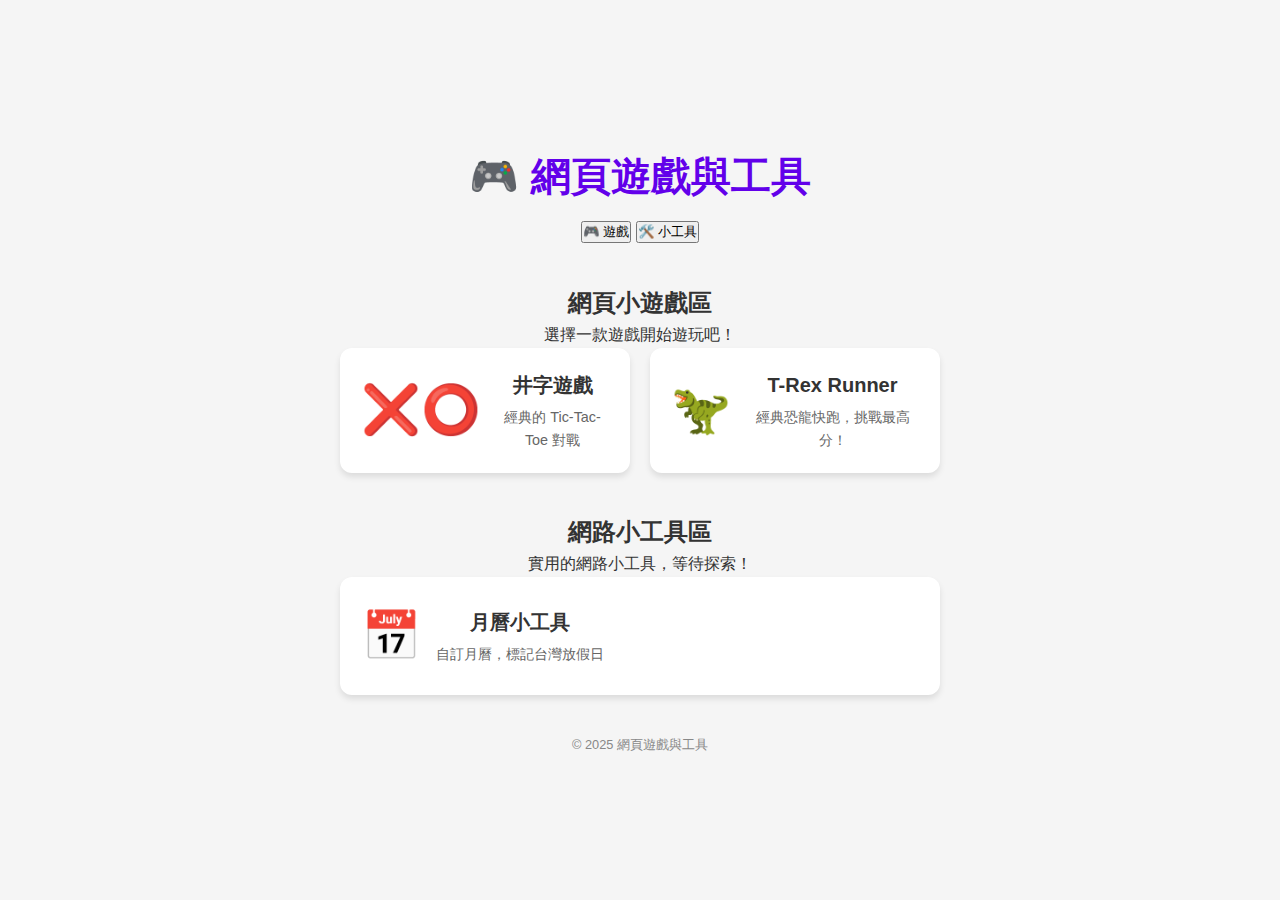
<file: index.html>
<!DOCTYPE html>
<html lang="zh-Hant">
<head>
    <meta charset="UTF-8">
    <meta name="viewport" content="width=device-width, initial-scale=1.0">
    <title>網頁小遊戲區</title>
    <link rel="stylesheet" href="style.css">
</head>
<body>
    <div class="container">
        <header class="main-header">
            <h1>🎮 網頁遊戲與工具</h1>
            <div class="tab-buttons">
                <button class="tab-btn active" data-tab="games">🎮 遊戲</button>
                <button class="tab-btn" data-tab="tools">🛠️ 小工具</button>
            </div>
        </header>

        <main class="content">
            <section id="games" class="tab-content active">
                <h2>網頁小遊戲區</h2>
                <p>選擇一款遊戲開始遊玩吧！</p>
                <div class="game-list">
            <!-- 遊戲卡片 1: 井字遊戲 -->
            <a href="tic-tac-toe/index.html" class="game-card">
                <div class="game-icon">❌⭕</div>
                <div class="game-details">
                    <h2>井字遊戲</h2>
                    <p>經典的 Tic-Tac-Toe 對戰</p>
                </div>
            </a>

            <!-- 遊戲卡片 2: T-Rex Runner -->
            <a href="trex-runner/index.html" class="game-card">
                <div class="game-icon">🦖</div>
                <div class="game-details">
                    <h2>T-Rex Runner</h2>
                    <p>經典恐龍快跑，挑戰最高分！</p>
                </div>
            </a>
                </div>
            </section>

            <section id="tools" class="tab-content">
                <h2>網路小工具區</h2>
                <p>實用的網路小工具，等待探索！</p>
                <div class="game-list">
                    <a href="calendar-tool/index.html" class="game-card">
                        <div class="game-icon">📅</div>
                        <div class="game-details">
                            <h2>月曆小工具</h2>
                            <p>自訂月曆，標記台灣放假日</p>
                        </div>
                    </a>
                </div>
            </section>
        </main>

        <footer class="main-footer">
            <p>&copy; 2025 網頁遊戲與工具</p>
        </footer>
    </div>

    <script src="script.js"></script>
</file>
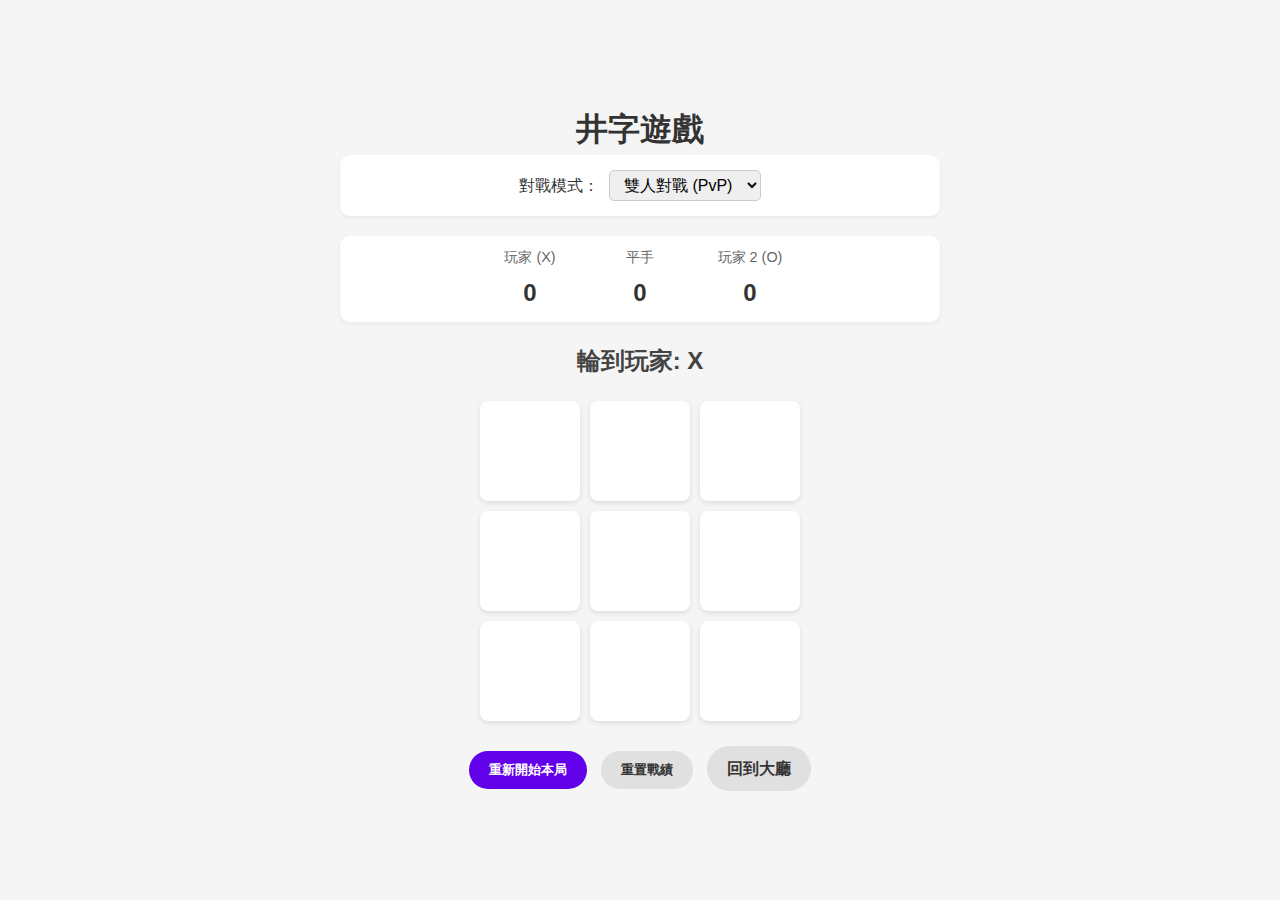
<file: tic-tac-toe/index.html>
<!DOCTYPE html>
<html lang="zh-Hant">
<head>
    <meta charset="UTF-8">
    <meta name="viewport" content="width=device-width, initial-scale=1.0">
    <title>井字遊戲 | 小遊戲區</title>
    <link rel="stylesheet" href="../style.css">
    <link rel="stylesheet" href="style.css">
</head>
<body>
    <div class="container">
        <h1>井字遊戲</h1>
        
        <!-- 遊戲設定區域 -->
        <div class="settings-panel">
            <div class="setting-group">
                <label>對戰模式：</label>
                <select id="gameMode">
                    <option value="pvp">雙人對戰 (PvP)</option>
                    <option value="pvc">單人對戰 (PvC)</option>
                </select>
            </div>
            <div class="setting-group" id="difficultyGroup" style="display: none;">
                <label>電腦難度：</label>
                <select id="difficulty">
                    <option value="easy">簡單 (弱)</option>
                    <option value="hard">困難 (強)</option>
                </select>
            </div>
        </div>

        <!-- 戰績顯示 -->
        <div class="score-board">
            <div class="score-item">
                <span id="p1Name">玩家 (X)</span>
                <span id="scoreX">0</span>
            </div>
            <div class="score-item">
                <span>平手</span>
                <span id="scoreDraw">0</span>
            </div>
            <div class="score-item">
                <span id="p2Name">玩家 2 (O)</span>
                <span id="scoreO">0</span>
            </div>
        </div>

        <div class="game-info">
            <span id="status">輪到玩家: X</span>
        </div>

        <div class="board" id="board">
            <div class="cell" data-index="0"></div>
            <div class="cell" data-index="1"></div>
            <div class="cell" data-index="2"></div>
            <div class="cell" data-index="3"></div>
            <div class="cell" data-index="4"></div>
            <div class="cell" data-index="5"></div>
            <div class="cell" data-index="6"></div>
            <div class="cell" data-index="7"></div>
            <div class="cell" data-index="8"></div>
        </div>

        <div class="controls">
            <button id="restartBtn" class="btn primary">重新開始本局</button>
            <button id="resetScoreBtn" class="btn secondary">重置戰績</button>
            <a href="../index.html" class="btn secondary">回到大廳</a>
        </div>
    </div>

    <script src="script.js"></script>
</body>
</html>
</file>
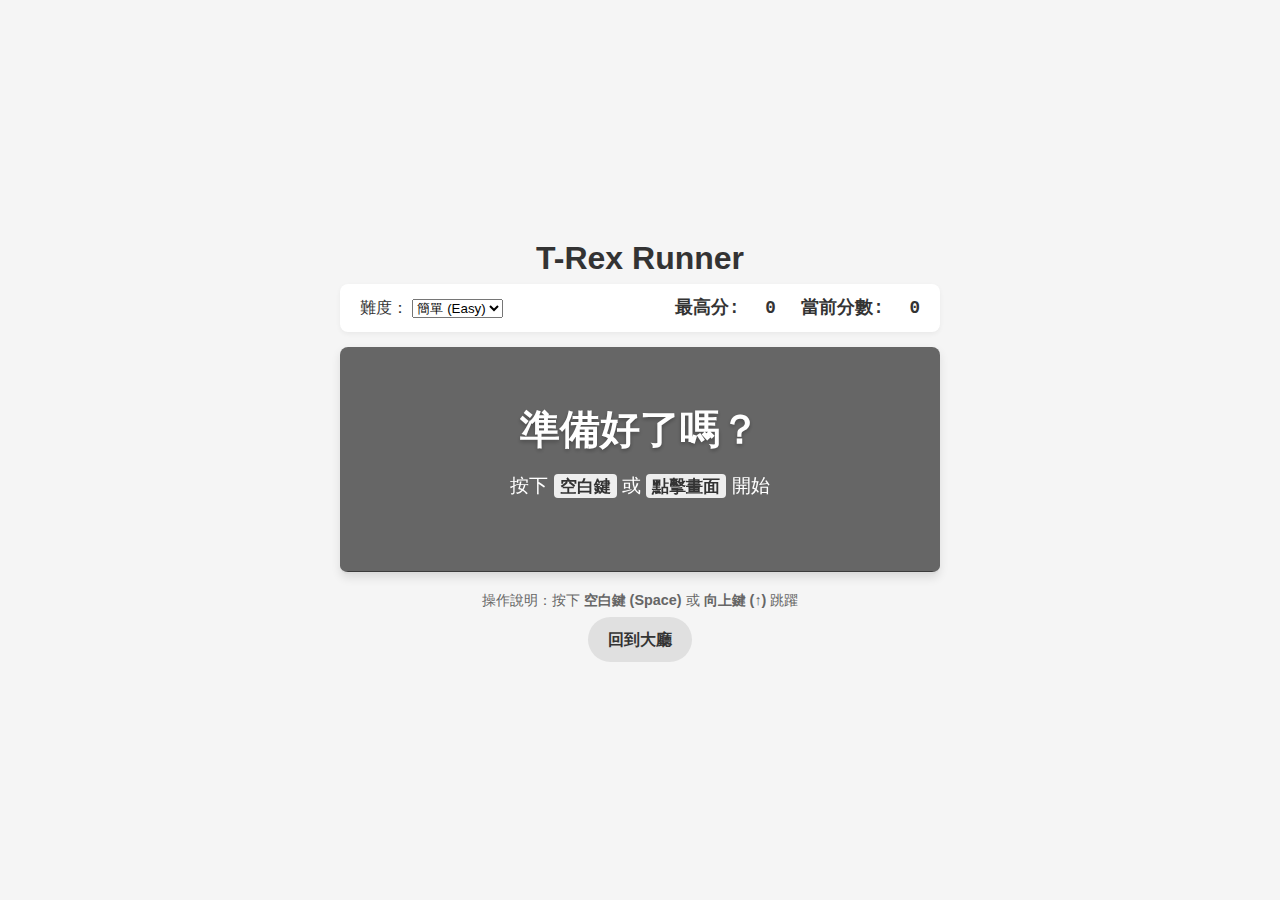
<file: trex-runner/index.html>
<!DOCTYPE html>
<html lang="zh-Hant">
<head>
    <meta charset="UTF-8">
    <meta name="viewport" content="width=device-width, initial-scale=1.0">
    <title>T-Rex Runner | 小遊戲區</title>
    <link rel="stylesheet" href="../style.css">
    <link rel="stylesheet" href="style.css">
</head>
<body>
    <div class="container">
        <h1>T-Rex Runner</h1>
        
        <div class="game-controls-header">
            <div class="setting-group">
                <label for="difficulty">難度：</label>
                <select id="difficulty">
                    <option value="easy">簡單 (Easy)</option>
                    <option value="hard">困難 (Hard)</option>
                </select>
            </div>
            <div class="score-display">
                <span>最高分: <span id="highScore">0</span></span>
                <span>當前分數: <span id="currentScore">0</span></span>
            </div>
        </div>

        <div class="game-container">
            <canvas id="gameCanvas" width="800" height="300"></canvas>
            
            <div id="startScreen" class="overlay">
                <h2>準備好了嗎？</h2>
                <p>按下 <span class="key-hint">空白鍵</span> 或 <span class="key-hint">點擊畫面</span> 開始</p>
            </div>

            <div id="gameOverScreen" class="overlay" style="display: none;">
                <h2>遊戲結束</h2>
                <p>得分: <span id="finalScore">0</span></p>
                <button id="restartBtn" class="btn primary">再玩一次</button>
            </div>
        </div>

        <div class="controls">
            <p class="instruction">操作說明：按下 <b>空白鍵 (Space)</b> 或 <b>向上鍵 (↑)</b> 跳躍</p>
            <a href="../index.html" class="btn secondary">回到大廳</a>
        </div>
    </div>

    <script src="script.js"></script>
</body>
</html>
</file>
<file: style.css>
:root {
    --primary-color: #6200ea;
    --secondary-color: #03dac6;
    --bg-color: #f5f5f5;
    --text-color: #333;
    --card-bg: #ffffff;
    --font-family: 'Segoe UI', Tahoma, Geneva, Verdana, sans-serif;
}

* {
    box-sizing: border-box;
    margin: 0;
    padding: 0;
}

body {
    font-family: var(--font-family);
    background-color: var(--bg-color);
    color: var(--text-color);
    line-height: 1.6;
    min-height: 100vh;
    display: flex;
    justify-content: center;
    align-items: center; /* Center content vertically */
    padding: 20px;
}

.container {
    width: 100%;
    max-width: 600px;
    margin: 0 auto;
    text-align: center;
}

/* Header */
.main-header {
    margin-bottom: 40px;
}

.main-header h1 {
    font-size: 2.5rem;
    margin-bottom: 10px;
    color: var(--primary-color);
}

/* Game List Grid */
.game-list {
    display: grid;
    grid-template-columns: repeat(auto-fit, minmax(250px, 1fr));
    gap: 20px;
    margin-bottom: 40px;
}

/* Game Card */
.game-card {
    background-color: var(--card-bg);
    border-radius: 12px;
    padding: 20px;
    text-decoration: none;
    color: inherit;
    box-shadow: 0 4px 6px rgba(0,0,0,0.1);
    transition: transform 0.2s, box-shadow 0.2s;
    display: flex;
    align-items: center;
    justify-content: flex-start;
    gap: 15px;
    border: 1px solid transparent;
}

.game-card:hover {
    transform: translateY(-5px);
    box-shadow: 0 8px 12px rgba(0,0,0,0.15);
    border-color: var(--primary-color);
}

.game-icon {
    font-size: 3rem;
}

.game-details h2 {
    font-size: 1.25rem;
    margin-bottom: 5px;
}

.game-details p {
    font-size: 0.9rem;
    color: #666;
}

/* Buttons */
.btn {
    display: inline-block;
    padding: 10px 20px;
    border-radius: 25px;
    text-decoration: none;
    font-weight: bold;
    cursor: pointer;
    border: none;
    transition: background-color 0.2s;
    margin: 5px;
}

.btn.primary {
    background-color: var(--primary-color);
    color: white;
}

.btn.primary:hover {
    background-color: #3700b3;
}

.btn.secondary {
    background-color: #e0e0e0;
    color: #333;
}

.btn.secondary:hover {
    background-color: #d5d5d5;
}

/* Footer */
.main-footer {
    margin-top: auto;
    font-size: 0.8rem;
    color: #888;
}

.game-card.coming-soon {
    opacity: 0.6;
    cursor: not-allowed;
    filter: grayscale(1);
}
</file>
<file: tic-tac-toe/style.css>
.board {
    display: grid;
    grid-template-columns: repeat(3, 100px);
    grid-template-rows: repeat(3, 100px);
    gap: 10px;
    margin: 20px auto;
    justify-content: center;
}

.cell {
    width: 100px;
    height: 100px;
    background-color: #ffffff;
    border-radius: 8px;
    box-shadow: 0 2px 5px rgba(0,0,0,0.1);
    display: flex;
    align-items: center;
    justify-content: center;
    font-size: 3rem;
    font-weight: bold;
    cursor: pointer;
    transition: all 0.2s ease;
    user-select: none;
    color: #333;
}

.cell:hover {
    background-color: #f0f0f0;
    transform: translateY(-2px);
}

.cell.x {
    color: #FF5722; /* Deep Orange for X */
}

.cell.o {
    color: #2196F3; /* Blue for O */
}

/* Win Animation */
.cell.win {
    background-color: #4CAF50; /* Green */
    color: white;
    animation: pulse 0.5s ease-in-out;
}

@keyframes pulse {
    0% { transform: scale(1); }
    50% { transform: scale(1.1); }
    100% { transform: scale(1); }
}

.game-info {
    font-size: 1.5rem;
    margin: 20px 0;
    font-weight: bold;
    color: #444;
}

/* Settings Panel */
.settings-panel {
    background-color: #fff;
    padding: 15px;
    border-radius: 10px;
    margin-bottom: 20px;
    box-shadow: 0 2px 4px rgba(0,0,0,0.05);
    display: flex;
    flex-wrap: wrap;
    justify-content: center;
    gap: 20px;
}

.setting-group {
    display: flex;
    align-items: center;
    gap: 10px;
}

.setting-group select {
    padding: 5px 10px;
    border-radius: 5px;
    border: 1px solid #ccc;
    font-size: 1rem;
}

/* Score Board */
.score-board {
    display: flex;
    justify-content: center;
    gap: 30px;
    margin-bottom: 15px;
    background: #fff;
    padding: 10px;
    border-radius: 10px;
    box-shadow: 0 2px 4px rgba(0,0,0,0.05);
}

.score-item {
    display: flex;
    flex-direction: column;
    align-items: center;
    min-width: 80px;
}

.score-item span:first-child {
    font-size: 0.9rem;
    color: #666;
    margin-bottom: 5px;
}

.score-item span:last-child {
    font-size: 1.5rem;
    font-weight: bold;
    color: #333;
}

@media (max-width: 400px) {
    .board {
        grid-template-columns: repeat(3, 80px);
        grid-template-rows: repeat(3, 80px);
    }
    .cell {
        width: 80px;
        height: 80px;
        font-size: 2.5rem;
    }
    .score-board {
        gap: 15px;
    }
}
</file>
<file: trex-runner/style.css>
.game-container {
    position: relative;
    width: 100%;
    max-width: 800px;
    margin: 0 auto;
    border-radius: 8px;
    overflow: hidden;
    box-shadow: 0 4px 10px rgba(0,0,0,0.1);
    background-color: #f7f7f7;
    border-bottom: 2px solid #ddd;
}

canvas {
    display: block;
    width: 100%;
    height: auto;
    background-color: #fff;
}

.game-controls-header {
    display: flex;
    justify-content: space-between;
    align-items: center;
    margin-bottom: 15px;
    background: #fff;
    padding: 10px 20px;
    border-radius: 8px;
    box-shadow: 0 2px 5px rgba(0,0,0,0.05);
}

.score-display {
    font-family: 'Courier New', Courier, monospace;
    font-weight: bold;
    font-size: 1.1rem;
}

.score-display span {
    margin-left: 15px;
}

.overlay {
    position: absolute;
    top: 0;
    left: 0;
    width: 100%;
    height: 100%;
    background-color: rgba(0, 0, 0, 0.6);
    display: flex;
    flex-direction: column;
    align-items: center;
    justify-content: center;
    color: white;
    z-index: 10;
}

.overlay h2 {
    font-size: 2.5rem;
    margin-bottom: 10px;
    text-shadow: 0 2px 4px rgba(0,0,0,0.3);
}

.overlay p {
    font-size: 1.2rem;
    margin-bottom: 20px;
}

.key-hint {
    background: #eee;
    color: #333;
    padding: 2px 6px;
    border-radius: 4px;
    font-weight: bold;
    font-size: 0.9em;
}

.instruction {
    margin-top: 15px;
    color: #666;
    font-size: 0.9rem;
}

@media (max-width: 600px) {
    .game-controls-header {
        flex-direction: column;
        gap: 10px;
        align-items: flex-start;
    }
    
    .score-display span {
        margin-left: 0;
        margin-right: 15px;
        display: inline-block;
    }
}
</file>
